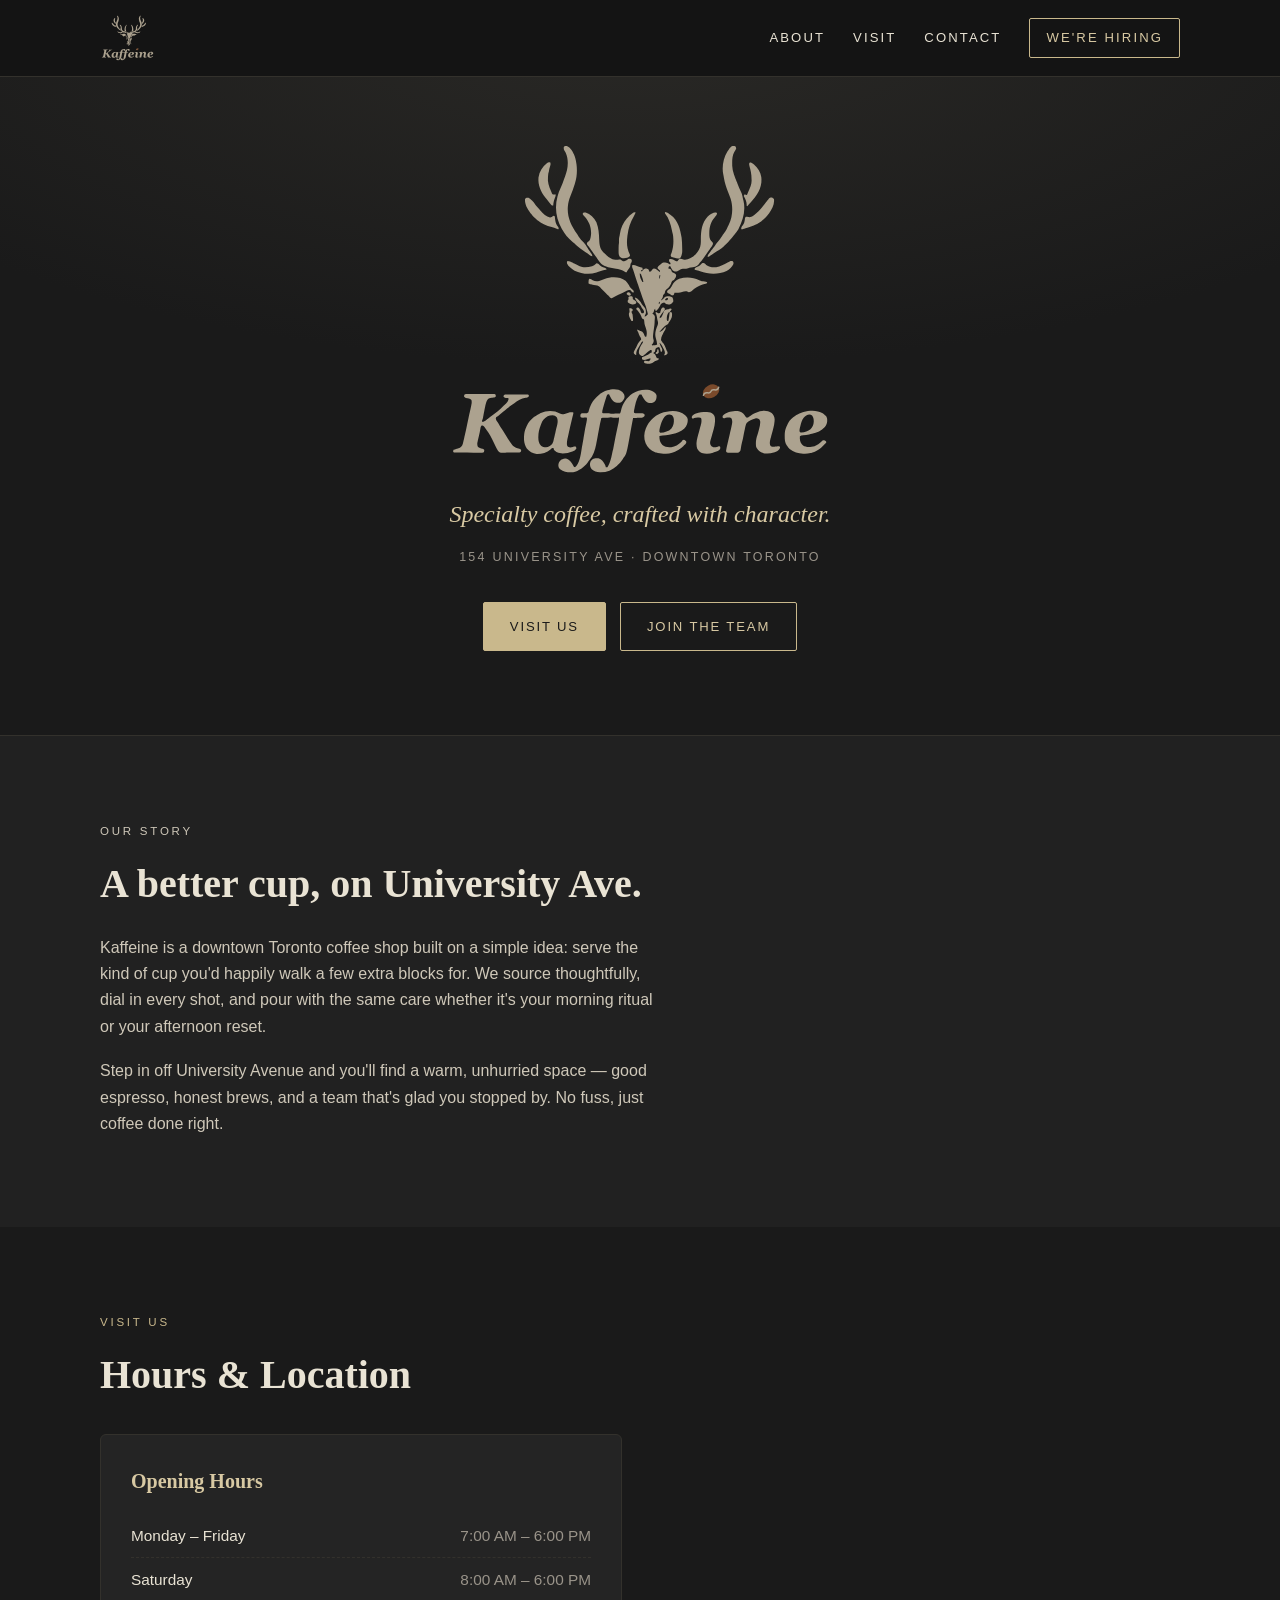
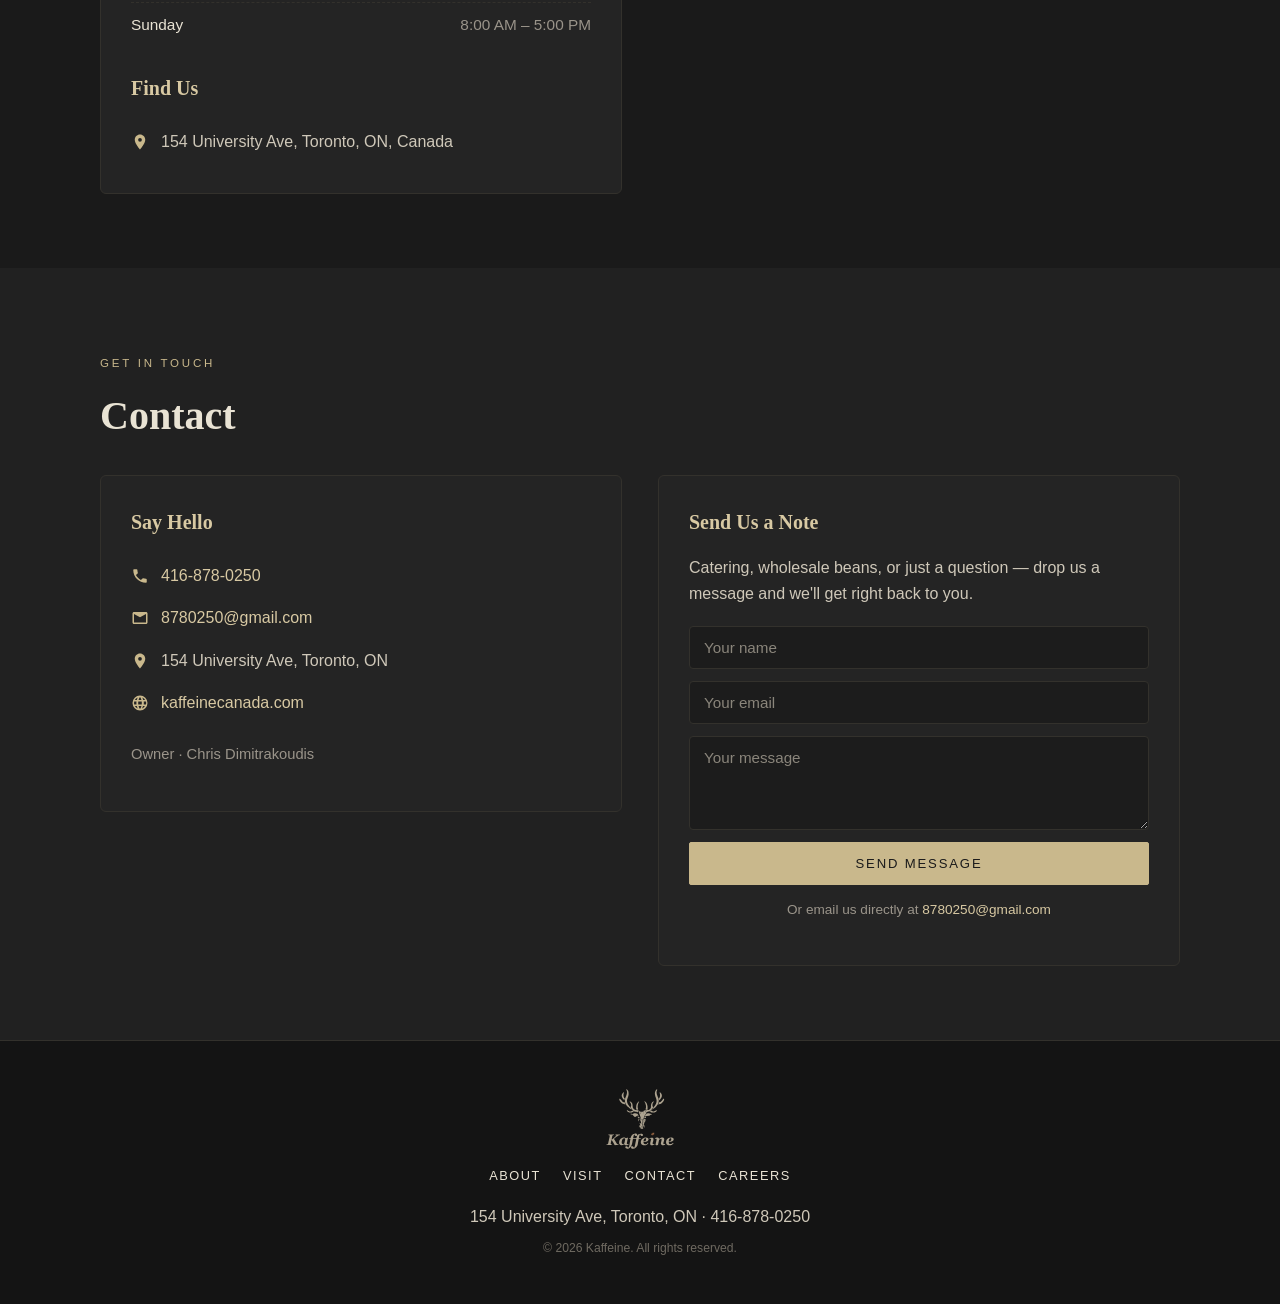
<file: index.html>
<!DOCTYPE html>
<html lang="en">
<head>
  <meta charset="UTF-8">
  <meta name="viewport" content="width=device-width, initial-scale=1">
  <title>Kaffeine — Specialty Coffee · Toronto</title>
  <meta name="description" content="Kaffeine — specialty coffee roasted with care, in the heart of downtown Toronto at 154 University Ave.">
  <link rel="icon" type="image/svg+xml" href="assets/mark.svg">
  <link rel="stylesheet" href="styles.css">

  <!-- Open Graph / social preview -->
  <meta property="og:title" content="Kaffeine — Specialty Coffee · Toronto">
  <meta property="og:description" content="Specialty coffee in the heart of downtown Toronto. 154 University Ave.">
  <meta property="og:type" content="website">
  <meta property="og:image" content="https://kaffeinecanada.com/assets/og.png">
  <meta property="og:image:width" content="1200">
  <meta property="og:image:height" content="630">

  <!-- Local business structured data -->
  <script type="application/ld+json">
  {
    "@context":"https://schema.org",
    "@type":"CafeOrCoffeeShop",
    "name":"Kaffeine",
    "image":"https://kaffeinecanada.com/assets/og.png",
    "telephone":"+1-416-878-0250",
    "email":"8780250@gmail.com",
    "url":"https://kaffeinecanada.com",
    "address":{
      "@type":"PostalAddress",
      "streetAddress":"154 University Ave",
      "addressLocality":"Toronto",
      "addressRegion":"ON",
      "addressCountry":"CA"
    }
  }
  </script>
</head>
<body>

<header class="site">
  <div class="container nav">
    <a class="brand" href="index.html">
      <img src="assets/kaffeine-logo.svg" alt="Kaffeine">
    </a>
    <nav class="nav-links">
      <a href="#about">About</a>
      <a href="#visit">Visit</a>
      <a href="#contact">Contact</a>
      <a class="cta" href="hiring.html">We're Hiring</a>
    </nav>
  </div>
</header>

<!-- HERO -->
<section class="hero" style="padding-top:56px">
  <div class="container">
    <img class="logo" src="assets/kaffeine-logo.svg" alt="Kaffeine — specialty coffee" width="1247" height="1097">
    <p class="tagline">Specialty coffee, crafted with character.</p>
    <p class="sub">154 University Ave · Downtown Toronto</p>
    <div class="btns">
      <a class="btn solid" href="#visit">Visit Us</a>
      <a class="btn ghost" href="hiring.html">Join the Team</a>
    </div>
  </div>
</section>

<!-- ABOUT -->
<section id="about" class="about">
  <div class="container">
    <p class="eyebrow">Our Story</p>
    <h2>A better cup, on University Ave.</h2>
    <p>Kaffeine is a downtown Toronto coffee shop built on a simple idea: serve the kind of cup
       you'd happily walk a few extra blocks for. We source thoughtfully, dial in every shot, and
       pour with the same care whether it's your morning ritual or your afternoon reset.</p>
    <p>Step in off University Avenue and you'll find a warm, unhurried space — good espresso, honest
       brews, and a team that's glad you stopped by. No fuss, just coffee done right.</p>
  </div>
</section>

<!-- VISIT: hours, location, map -->
<section id="visit">
  <div class="container">
    <p class="eyebrow">Visit Us</p>
    <h2>Hours &amp; Location</h2>
    <div class="grid" style="margin-top:26px">
      <div class="card">
        <h3>Opening Hours</h3>
        <ul class="hours">
          <li><span class="day">Monday – Friday</span><span class="time">7:00 AM – 6:00 PM</span></li>
          <li><span class="day">Saturday</span><span class="time">8:00 AM – 6:00 PM</span></li>
          <li><span class="day">Sunday</span><span class="time">8:00 AM – 5:00 PM</span></li>
        </ul>
        <h3 style="margin-top:26px">Find Us</h3>
        <div class="contact-line">
          <svg viewBox="0 0 24 24"><path d="M12 2C8.1 2 5 5.1 5 9c0 5.2 7 13 7 13s7-7.8 7-13c0-3.9-3.1-7-7-7zm0 9.5A2.5 2.5 0 1 1 12 6.5a2.5 2.5 0 0 1 0 5z"/></svg>
          154 University Ave, Toronto, ON, Canada
        </div>
      </div>
      <div class="map-wrap">
        <iframe class="map-embed"
          title="Map to Kaffeine, 154 University Ave Toronto"
          loading="lazy"
          referrerpolicy="no-referrer-when-downgrade"
          src="https://www.google.com/maps?q=154+University+Ave,+Toronto,+ON,+Canada&output=embed"></iframe>
      </div>
    </div>
  </div>
</section>

<!-- CONTACT -->
<section id="contact">
  <div class="container">
    <p class="eyebrow">Get in Touch</p>
    <h2>Contact</h2>
    <div class="grid" style="margin-top:26px">
      <div class="card">
        <h3>Say Hello</h3>
        <div class="contact-line">
          <svg viewBox="0 0 24 24"><path d="M6.6 10.8c1.4 2.8 3.8 5.2 6.6 6.6l2.2-2.2c.3-.3.7-.4 1-.2 1.1.4 2.3.6 3.6.6.6 0 1 .4 1 1V20c0 .6-.4 1-1 1C10.6 21 3 13.4 3 4c0-.6.4-1 1-1h3.5c.6 0 1 .4 1 1 0 1.2.2 2.4.6 3.6.1.4 0 .8-.3 1.1l-2.2 2.1z"/></svg>
          <a href="tel:+14168780250">416-878-0250</a>
        </div>
        <div class="contact-line">
          <svg viewBox="0 0 24 24"><path d="M4 4h16c1.1 0 2 .9 2 2v12c0 1.1-.9 2-2 2H4c-1.1 0-2-.9-2-2V6c0-1.1.9-2 2-2zm8 7L4 6.5V18h16V6.5L12 11z"/></svg>
          <button type="button" class="copy-email" data-email="8780250@gmail.com" title="Click to copy">8780250@gmail.com</button>
        </div>
        <div class="contact-line">
          <svg viewBox="0 0 24 24"><path d="M12 2C8.1 2 5 5.1 5 9c0 5.2 7 13 7 13s7-7.8 7-13c0-3.9-3.1-7-7-7zm0 9.5A2.5 2.5 0 1 1 12 6.5a2.5 2.5 0 0 1 0 5z"/></svg>
          154 University Ave, Toronto, ON
        </div>
        <div class="contact-line">
          <svg viewBox="0 0 24 24"><path d="M12 2a10 10 0 1 0 0 20 10 10 0 0 0 0-20zm6.9 6h-2.6a15.6 15.6 0 0 0-1.3-3.4A8 8 0 0 1 18.9 8zM12 4c.8 1 1.5 2.4 1.9 4h-3.8C10.5 6.4 11.2 5 12 4zM4.3 14a8 8 0 0 1 0-4h3a18 18 0 0 0 0 4h-3zm.8 2h2.6c.3 1.2.8 2.4 1.3 3.4A8 8 0 0 1 5.1 16zm2.6-8H5.1a8 8 0 0 1 3.9-3.4C8.4 5.6 8 6.8 7.7 8zM12 20c-.8-1-1.5-2.4-1.9-4h3.8c-.4 1.6-1.1 3-1.9 4zm2.3-6h-4.6a16 16 0 0 1 0-4h4.6a16 16 0 0 1 0 4zm.4 5.4c.5-1 1-2.2 1.3-3.4h2.6a8 8 0 0 1-3.9 3.4zM17 14a18 18 0 0 0 0-4h3a8 8 0 0 1 0 4h-3z"/></svg>
          <a href="https://kaffeinecanada.com">kaffeinecanada.com</a>
        </div>
        <p style="color:var(--muted);margin-top:18px;font-size:.92rem">Owner · Chris Dimitrakoudis</p>
      </div>
      <div class="card">
        <h3>Send Us a Note</h3>
        <p style="color:#cfc8b9;margin-top:0;margin-bottom:18px">Catering, wholesale beans, or just a question —
           drop us a message and we'll get right back to you.</p>
        <form class="contact-form" action="https://formspree.io/f/REPLACE_WITH_FORM_ID" method="POST">
          <input type="text" name="name" placeholder="Your name" required>
          <input type="email" name="email" placeholder="Your email" required>
          <textarea name="message" rows="4" placeholder="Your message" required></textarea>
          <button type="submit" class="btn solid" style="width:100%">Send Message</button>
          <p class="form-note">Or email us directly at <button type="button" class="copy-email" data-email="8780250@gmail.com">8780250@gmail.com</button></p>
        </form>
      </div>
    </div>
  </div>
</section>

<footer class="site">
  <div class="container">
    <a class="brand" href="index.html"><img src="assets/kaffeine-logo.svg" alt="Kaffeine"></a>
    <div class="foot-links">
      <a href="#about">About</a>
      <a href="#visit">Visit</a>
      <a href="#contact">Contact</a>
      <a href="hiring.html">Careers</a>
    </div>
    <div style="color:#cfc8b9">154 University Ave, Toronto, ON · 416-878-0250</div>
    <small>© <span id="yr"></span> Kaffeine. All rights reserved.</small>
  </div>
</footer>
<script>
  document.getElementById('yr').textContent = new Date().getFullYear();

  // Click-to-copy email (works without a mail app)
  document.querySelectorAll('.copy-email').forEach(function (btn) {
    btn.addEventListener('click', function () {
      var email = btn.dataset.email;
      navigator.clipboard && navigator.clipboard.writeText(email).then(function () {
        btn.classList.add('copied');
        setTimeout(function () { btn.classList.remove('copied'); }, 2000);
      });
    });
  });

  // Contact form: submit via fetch to Formspree, show inline result (no page reload)
  document.querySelectorAll('.contact-form').forEach(function (form) {
    var note = document.createElement('p');
    note.className = 'form-msg';
    form.appendChild(note);
    form.addEventListener('submit', function (e) {
      e.preventDefault();
      // If the endpoint hasn't been configured yet, fall back to a prefilled email.
      if (form.action.indexOf('REPLACE_WITH_FORM_ID') !== -1) {
        var data = new FormData(form);
        var subject = encodeURIComponent('Website message from ' + (data.get('name') || 'a visitor'));
        var body = encodeURIComponent((data.get('message') || '') + '\n\n— ' + (data.get('name') || '') + ' (' + (data.get('email') || '') + ')');
        window.location.href = 'mailto:8780250@gmail.com?subject=' + subject + '&body=' + body;
        return;
      }
      var btn = form.querySelector('button[type=submit]');
      var label = btn.textContent;
      btn.textContent = 'Sending…';
      btn.disabled = true;
      fetch(form.action, {
        method: 'POST',
        body: new FormData(form),
        headers: { Accept: 'application/json' }
      }).then(function (r) {
        if (r.ok) {
          note.className = 'form-msg ok';
          note.textContent = 'Thanks! Your message has been sent — we’ll be in touch soon.';
          form.reset();
        } else {
          note.className = 'form-msg err';
          note.textContent = 'Something went wrong. Please email us directly at 8780250@gmail.com.';
        }
      }).catch(function () {
        note.className = 'form-msg err';
        note.textContent = 'Something went wrong. Please email us directly at 8780250@gmail.com.';
      }).finally(function () {
        btn.textContent = label;
        btn.disabled = false;
      });
    });
  });
</script>
</body>
</html>
</file>
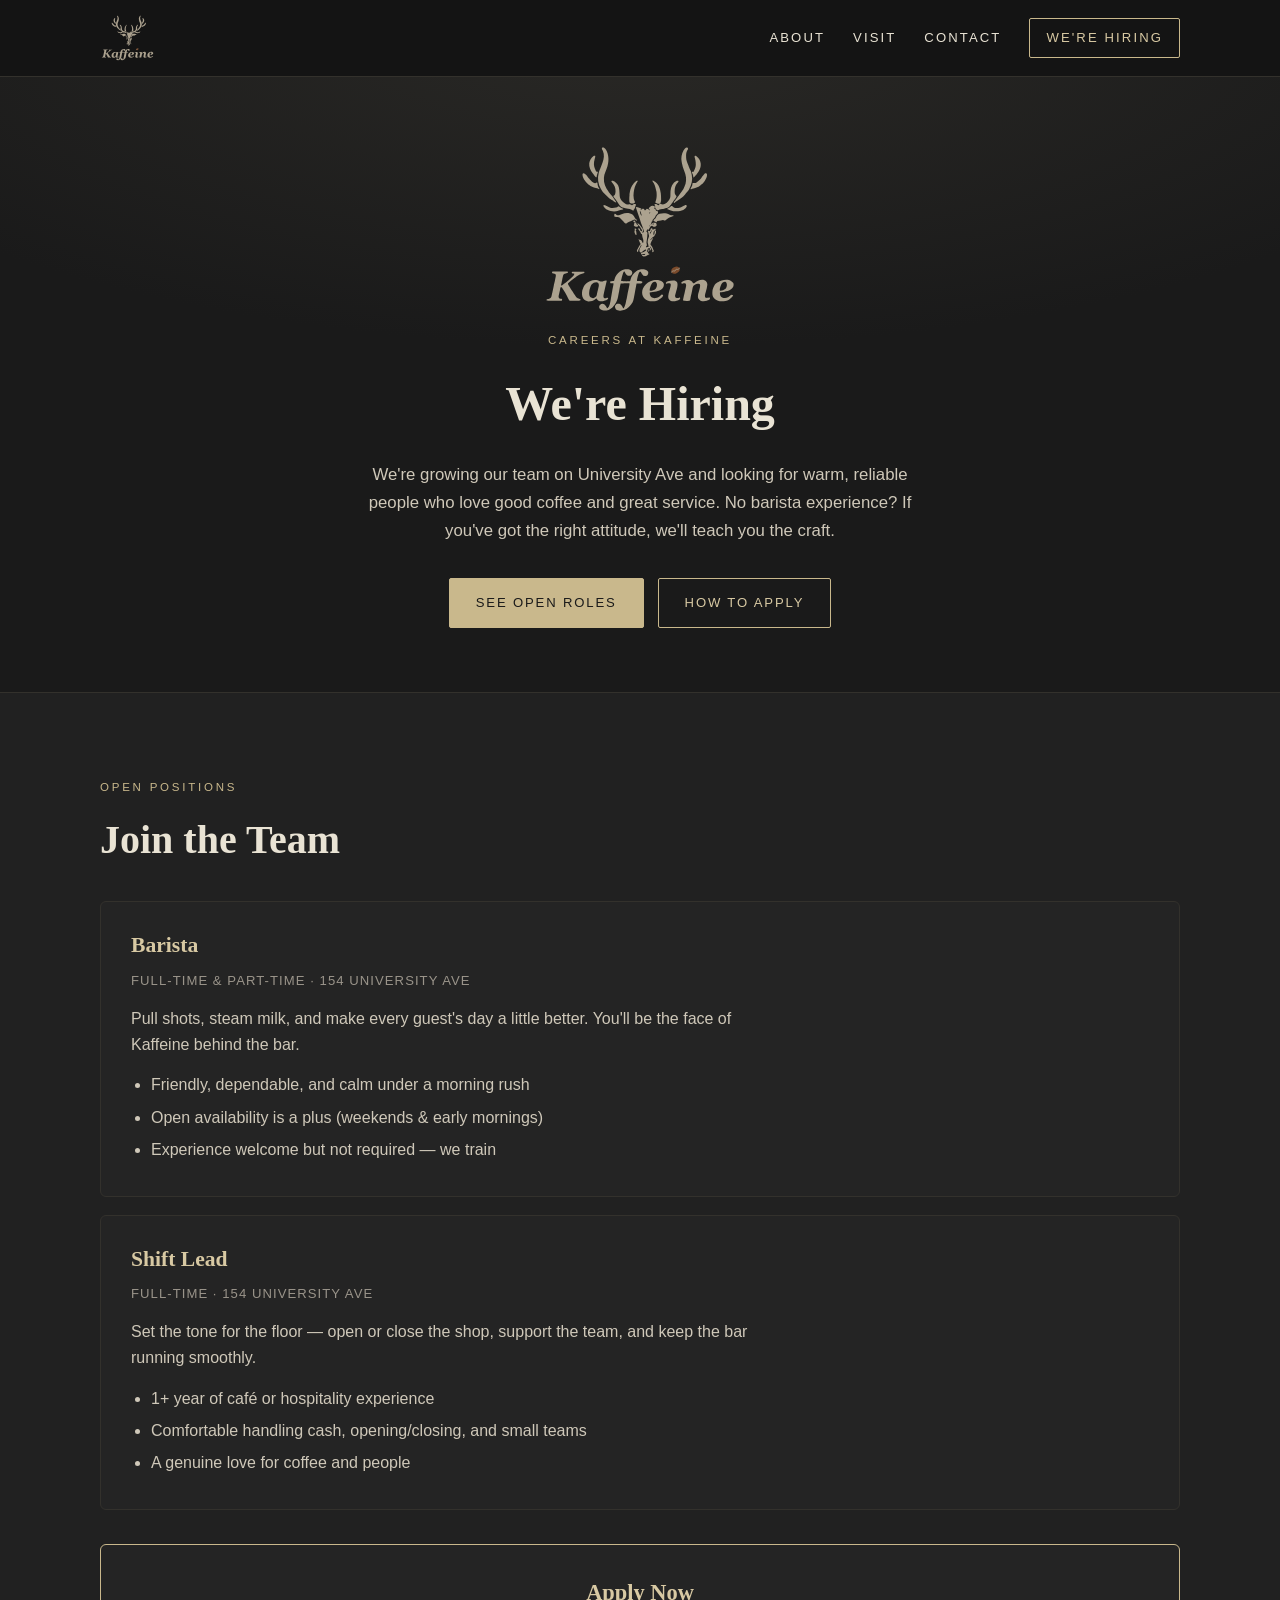
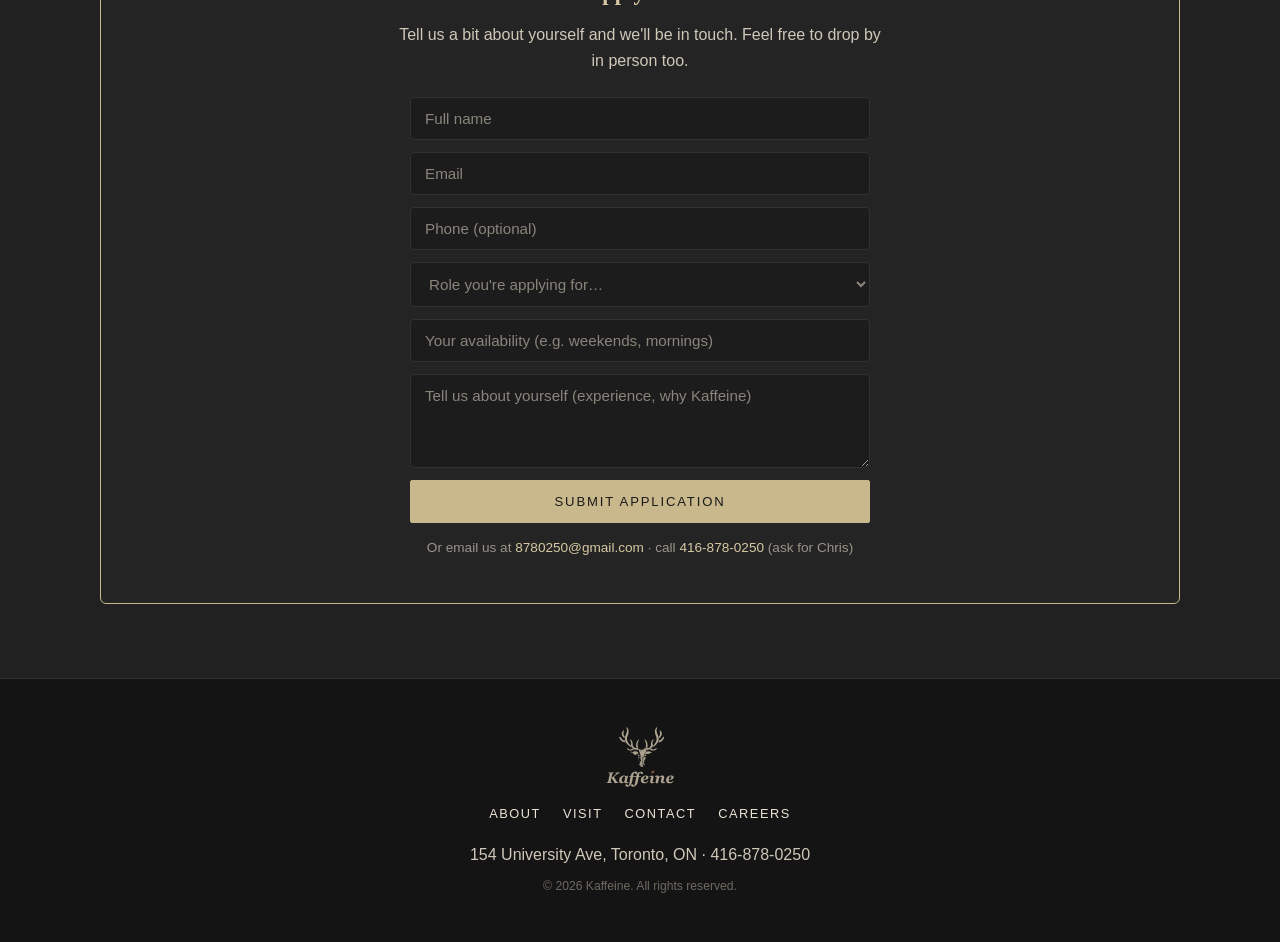
<file: hiring.html>
<!DOCTYPE html>
<html lang="en">
<head>
  <meta charset="UTF-8">
  <meta name="viewport" content="width=device-width, initial-scale=1">
  <title>We're Hiring — Kaffeine · Toronto</title>
  <meta name="description" content="Join the Kaffeine team. We're hiring baristas and shift leads at our 154 University Ave location in downtown Toronto.">
  <link rel="icon" type="image/svg+xml" href="assets/mark.svg">
  <link rel="stylesheet" href="styles.css">
</head>
<body>

<header class="site">
  <div class="container nav">
    <a class="brand" href="index.html">
      <img src="assets/kaffeine-logo.svg" alt="Kaffeine">
    </a>
    <nav class="nav-links">
      <a href="index.html#about">About</a>
      <a href="index.html#visit">Visit</a>
      <a href="index.html#contact">Contact</a>
      <a class="cta" href="hiring.html">We're Hiring</a>
    </nav>
  </div>
</header>

<!-- HERO -->
<section class="hero" style="padding:64px 0 64px">
  <div class="container">
    <img src="assets/kaffeine-logo.svg" alt="Kaffeine" style="width:200px;height:auto;margin:0 auto 14px;display:block">
    <p class="eyebrow" style="margin-bottom:14px">Careers at Kaffeine</p>
    <h2 style="font-size:clamp(2rem,5vw,3rem)">We're Hiring</h2>
    <p class="lead" style="margin:0 auto;color:#cfc8b9">We're growing our team on University Ave and looking for
       warm, reliable people who love good coffee and great service. No barista experience? If you've got the
       right attitude, we'll teach you the craft.</p>
    <div class="btns">
      <a class="btn solid" href="#roles">See Open Roles</a>
      <a class="btn ghost" href="#apply">How to Apply</a>
    </div>
  </div>
</section>

<!-- ROLES -->
<section id="roles">
  <div class="container">
    <p class="eyebrow">Open Positions</p>
    <h2>Join the Team</h2>

    <div style="margin-top:28px">
      <div class="role">
        <h3>Barista</h3>
        <div class="meta">Full-time &amp; Part-time · 154 University Ave</div>
        <p>Pull shots, steam milk, and make every guest's day a little better. You'll be the face of
           Kaffeine behind the bar.</p>
        <ul>
          <li>Friendly, dependable, and calm under a morning rush</li>
          <li>Open availability is a plus (weekends &amp; early mornings)</li>
          <li>Experience welcome but not required — we train</li>
        </ul>
      </div>

      <div class="role">
        <h3>Shift Lead</h3>
        <div class="meta">Full-time · 154 University Ave</div>
        <p>Set the tone for the floor — open or close the shop, support the team, and keep the bar
           running smoothly.</p>
        <ul>
          <li>1+ year of café or hospitality experience</li>
          <li>Comfortable handling cash, opening/closing, and small teams</li>
          <li>A genuine love for coffee and people</li>
        </ul>
      </div>
    </div>

    <!-- APPLY -->
    <div id="apply" class="apply-box">
      <h3>Apply Now</h3>
      <p style="color:#cfc8b9;max-width:56ch;margin:0 auto 22px">
        Tell us a bit about yourself and we'll be in touch. Feel free to drop by in person too.</p>
      <form class="contact-form" action="https://formspree.io/f/xkoavwaq" method="POST" style="max-width:460px;margin:0 auto;text-align:left">
        <input type="hidden" name="_subject" value="Kaffeine job application">
        <input type="text" name="name" placeholder="Full name" required>
        <input type="email" name="email" placeholder="Email" required>
        <input type="tel" name="phone" placeholder="Phone (optional)">
        <select name="role" required>
          <option value="" disabled selected>Role you're applying for…</option>
          <option value="Barista">Barista</option>
          <option value="Shift Lead">Shift Lead</option>
          <option value="Either">Either / Not sure</option>
        </select>
        <input type="text" name="availability" placeholder="Your availability (e.g. weekends, mornings)">
        <textarea name="message" rows="4" placeholder="Tell us about yourself (experience, why Kaffeine)"></textarea>
        <button type="submit" class="btn solid" style="width:100%">Submit Application</button>
        <p class="form-note">Or email us at <button type="button" class="copy-email" data-email="8780250@gmail.com">8780250@gmail.com</button> · call <a href="tel:+14168780250">416-878-0250</a> (ask for Chris)</p>
      </form>
    </div>
  </div>
</section>

<footer class="site">
  <div class="container">
    <a class="brand" href="index.html"><img src="assets/kaffeine-logo.svg" alt="Kaffeine"></a>
    <div class="foot-links">
      <a href="index.html#about">About</a>
      <a href="index.html#visit">Visit</a>
      <a href="index.html#contact">Contact</a>
      <a href="hiring.html">Careers</a>
    </div>
    <div style="color:#cfc8b9">154 University Ave, Toronto, ON · 416-878-0250</div>
    <small>© <span id="yr"></span> Kaffeine. All rights reserved.</small>
  </div>
</footer>
<script>
  document.getElementById('yr').textContent = new Date().getFullYear();

  document.querySelectorAll('.copy-email').forEach(function (btn) {
    btn.addEventListener('click', function () {
      var email = btn.dataset.email;
      navigator.clipboard && navigator.clipboard.writeText(email).then(function () {
        btn.classList.add('copied');
        setTimeout(function () { btn.classList.remove('copied'); }, 2000);
      });
    });
  });

  document.querySelectorAll('.contact-form').forEach(function (form) {
    var note = document.createElement('p');
    note.className = 'form-msg';
    form.appendChild(note);
    form.addEventListener('submit', function (e) {
      e.preventDefault();
      if (form.action.indexOf('REPLACE_WITH_FORM_ID') !== -1) {
        var data = new FormData(form);
        var subject = encodeURIComponent('Kaffeine application — ' + (data.get('name') || ''));
        var body = encodeURIComponent(
          'Name: ' + (data.get('name') || '') + '\n' +
          'Email: ' + (data.get('email') || '') + '\n' +
          'Phone: ' + (data.get('phone') || '') + '\n' +
          'Role: ' + (data.get('role') || '') + '\n' +
          'Availability: ' + (data.get('availability') || '') + '\n\n' +
          (data.get('message') || '')
        );
        window.location.href = 'mailto:8780250@gmail.com?subject=' + subject + '&body=' + body;
        return;
      }
      var btn = form.querySelector('button[type=submit]');
      var label = btn.textContent;
      btn.textContent = 'Sending…';
      btn.disabled = true;
      fetch(form.action, {
        method: 'POST',
        body: new FormData(form),
        headers: { Accept: 'application/json' }
      }).then(function (r) {
        if (r.ok) {
          note.className = 'form-msg ok';
          note.textContent = 'Thanks for applying! We’ll review your application and be in touch.';
          form.reset();
        } else {
          note.className = 'form-msg err';
          note.textContent = 'Something went wrong. Please email us at 8780250@gmail.com.';
        }
      }).catch(function () {
        note.className = 'form-msg err';
        note.textContent = 'Something went wrong. Please email us at 8780250@gmail.com.';
      }).finally(function () {
        btn.textContent = label;
        btn.disabled = false;
      });
    });
  });
</script>
</body>
</html>
</file>
<file: styles.css>
/* ===== Kaffeine — shared styles ===== */
:root{
  --bg:#1a1a1a;
  --bg-2:#212121;
  --panel:#242424;
  --line:#33312c;
  --gold:#c9b88c;
  --gold-bright:#d8c9a3;
  --cream:#e9e3d4;
  --muted:#9a948a;
  --serif:Georgia,"Times New Roman",serif;
  --sans:"Helvetica Neue",Arial,system-ui,sans-serif;
}
*{box-sizing:border-box}
html{scroll-behavior:smooth}
body{
  margin:0;
  background:var(--bg);
  color:var(--cream);
  font-family:var(--sans);
  line-height:1.65;
  -webkit-font-smoothing:antialiased;
}
a{color:var(--gold-bright);text-decoration:none}
a:hover{color:#fff}
.container{width:min(1080px,92vw);margin-inline:auto}

/* Header / nav */
header.site{
  position:sticky;top:0;z-index:50;
  background:rgba(20,20,20,.82);
  backdrop-filter:blur(10px);
  border-bottom:1px solid var(--line);
}
.nav{display:flex;align-items:center;justify-content:space-between;padding:14px 0}
.brand{display:flex;align-items:center;gap:12px;font-family:var(--serif);font-style:italic;font-weight:700;font-size:1.4rem;color:var(--gold-bright)}
.brand img{height:48px;width:auto}
footer .brand img{height:64px}
.nav-links{display:flex;gap:28px;align-items:center}
.nav-links a{font-family:var(--sans);font-size:.82rem;letter-spacing:.16em;text-transform:uppercase;color:var(--cream)}
.nav-links a.cta{border:1px solid var(--gold);padding:8px 16px;border-radius:2px;color:var(--gold-bright)}
.nav-links a.cta:hover{background:var(--gold);color:#1a1a1a}

/* Hero */
.hero{position:relative;text-align:center;padding:96px 0 84px;border-bottom:1px solid var(--line);
  background:radial-gradient(120% 90% at 50% -10%, #2a2926 0%, var(--bg) 60%);}
.hero .logo{width:min(400px,78vw);height:auto;margin:0 auto 10px;display:block}
.hero .tagline{font-family:var(--serif);font-style:italic;font-size:clamp(1.05rem,2.6vw,1.5rem);color:var(--gold-bright);margin:6px 0 4px}
.hero .sub{color:var(--muted);letter-spacing:.18em;text-transform:uppercase;font-size:.78rem}
.hero .btns{margin-top:34px;display:flex;gap:14px;justify-content:center;flex-wrap:wrap}
.btn{display:inline-block;padding:13px 26px;border-radius:2px;font-size:.82rem;letter-spacing:.14em;text-transform:uppercase;border:1px solid var(--gold)}
.btn.solid{background:var(--gold);color:#1a1a1a}
.btn.solid:hover{background:var(--gold-bright)}
.btn.ghost{color:var(--gold-bright)}
.btn.ghost:hover{background:rgba(201,184,140,.12);color:#fff}

/* Sections */
section{padding:74px 0}
section:nth-of-type(even){background:var(--bg-2)}
.eyebrow{color:var(--gold);letter-spacing:.24em;text-transform:uppercase;font-size:.72rem;margin-bottom:10px}
h2{font-family:var(--serif);font-weight:700;font-size:clamp(1.7rem,4vw,2.5rem);margin:0 0 18px;color:var(--cream)}
.lead{color:#cfc8b9;max-width:62ch;font-size:1.05rem}

/* About */
.about p{max-width:64ch;color:#cfc8b9}
.about p+p{margin-top:18px}

/* Info grid */
.grid{display:grid;grid-template-columns:1fr 1fr;gap:36px;align-items:start}
@media(max-width:760px){.grid{grid-template-columns:1fr;gap:28px}}
.card{background:var(--panel);border:1px solid var(--line);border-radius:6px;padding:30px;
  transition:border-color .25s ease, transform .25s ease}
.card:hover{border-color:rgba(201,184,140,.45);transform:translateY(-2px)}
.card h3{font-family:var(--serif);color:var(--gold-bright);margin:0 0 16px;font-size:1.25rem}
.hours{list-style:none;margin:0;padding:0}
.hours li{display:flex;justify-content:space-between;padding:9px 0;border-bottom:1px dashed var(--line);font-size:.96rem}
.hours li:last-child{border-bottom:0}
.hours .day{color:var(--cream)}
.hours .time{color:var(--muted)}
.contact-line{display:flex;align-items:center;gap:12px;padding:8px 0;color:#cfc8b9}
.contact-line svg{flex:0 0 18px;width:18px;height:18px;fill:var(--gold)}
.map-embed{width:100%;height:100%;min-height:280px;border:0;border-radius:6px;filter:grayscale(.3) contrast(1.05)}
.map-wrap{height:100%;min-height:280px}

/* Contact / application form */
.contact-form input,
.contact-form textarea,
.contact-form select{
  width:100%;display:block;margin-bottom:12px;padding:12px 14px;
  background:#1c1c1c;border:1px solid var(--line);border-radius:4px;
  color:var(--cream);font-family:var(--sans);font-size:.95rem;
}
.contact-form input::placeholder,
.contact-form textarea::placeholder{color:#8a857b}
.contact-form select{color:var(--cream)}
.contact-form select:invalid{color:#8a857b}
.contact-form input:focus,
.contact-form textarea:focus,
.contact-form select:focus{outline:none;border-color:var(--gold)}
.contact-form textarea{resize:vertical}
.form-note{color:var(--muted);font-size:.85rem;margin-top:14px;text-align:center}
.form-msg{margin-top:12px;padding:10px 14px;border-radius:4px;font-size:.9rem;display:none}
.form-msg.ok{display:block;background:rgba(201,184,140,.14);color:var(--gold-bright);border:1px solid var(--gold)}
.form-msg.err{display:block;background:rgba(180,80,60,.14);color:#e0a89a;border:1px solid #7a4036}

/* Copyable email button (looks like a link) */
.copy-email{
  background:none;border:0;padding:0;margin:0;cursor:pointer;
  color:var(--gold-bright);font:inherit;text-decoration:none;
}
.copy-email:hover{color:#fff;text-decoration:underline}
.copy-email.copied{color:#fff}
.copy-email.copied::after{content:" \2713 copied";color:var(--gold);font-size:.85em}

/* Footer */
footer.site{background:#141414;border-top:1px solid var(--line);padding:46px 0;text-align:center;color:var(--muted)}
footer .brand{justify-content:center;margin-bottom:14px}
footer .foot-links{display:flex;gap:22px;justify-content:center;margin:10px 0 18px;flex-wrap:wrap}
footer .foot-links a{font-size:.8rem;letter-spacing:.12em;text-transform:uppercase;color:var(--cream)}
footer small{display:block;color:#6f6a61;font-size:.76rem;margin-top:8px}

/* Mobile nav */
@media(max-width:620px){
  .nav{flex-direction:column;gap:10px}
  .nav-links{gap:18px;flex-wrap:wrap;justify-content:center}
  .nav-links a{font-size:.74rem;letter-spacing:.1em}
  .brand{font-size:1.25rem}
}

/* Hiring page */
.role{background:var(--panel);border:1px solid var(--line);border-radius:6px;padding:26px 30px;margin-bottom:18px}
.role h3{font-family:var(--serif);color:var(--gold-bright);margin:0 0 6px;font-size:1.35rem}
.role .meta{color:var(--muted);font-size:.82rem;letter-spacing:.08em;text-transform:uppercase;margin-bottom:14px}
.role p{color:#cfc8b9;margin:0 0 14px;max-width:70ch}
.role ul{margin:0;padding-left:20px;color:#cfc8b9}
.role ul li{margin:6px 0}
.apply-box{background:var(--panel);border:1px solid var(--gold);border-radius:6px;padding:30px;text-align:center;margin-top:34px}
.apply-box h3{font-family:var(--serif);color:var(--gold-bright);font-size:1.4rem;margin:0 0 10px}
</file>
